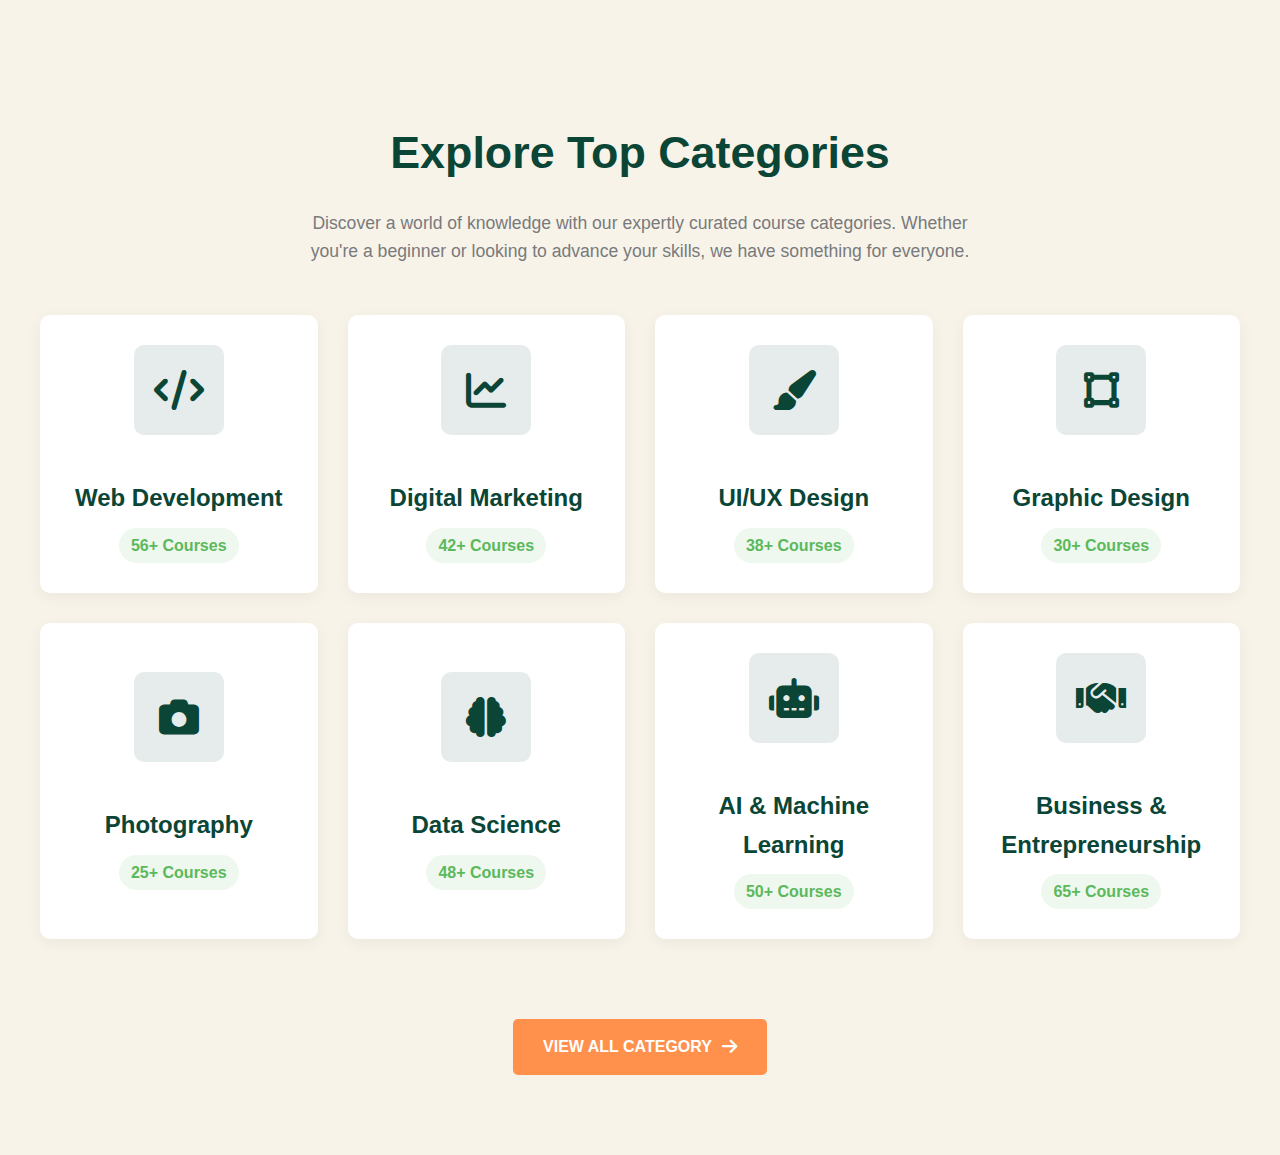
<file: assets/pages/clone2.html>
<!DOCTYPE html>
<html lang="en">
  <head>
    <meta charset="UTF-8" />
    <meta name="viewport" content="width=device-width, initial-scale=1.0" />
    <title>Online Learning - Top Categories Section</title>
    <link
      rel="stylesheet"
      href="https://cdnjs.cloudflare.com/ajax/libs/font-awesome/6.0.0-beta3/css/all.min.css"
    />
    <style>
      :root {
        --primary-color: #0a4536;
        --secondary-color: #ff914d;
        --background-color: #f8f3e9;
        --text-color: #797a7c;
        --accent-color: #fafafa;
        --card-bg-color: #ffffff; /* White for category cards */
        --category-count-color: #5cb85c; /* A distinct color for course count */
        --button-text-color: #ffffff; /* White text for the view all button */
      }

      body {
        margin: 0;
        font-family: Arial, sans-serif;
        background-color: var(--background-color);
        color: var(--text-color);
        line-height: 1.6;
      }

      .categories-section {
        padding: 80px 20px;
        text-align: center;
        background-color: var(
          --background-color
        ); /* Ensure consistent background */
      }

      .categories-section h2 {
        font-size: 2.8em;
        color: var(--primary-color); /* Primary color for heading */
        margin-bottom: 20px;
      }

      .categories-section p {
        max-width: 700px;
        margin: 0 auto 50px auto;
        font-size: 1.1em;
        color: var(--text-color);
      }

      .category-grid {
        display: grid;
        grid-template-columns: repeat(auto-fit, minmax(250px, 1fr));
        gap: 30px;
        max-width: 1200px;
        margin: 0 auto;
        padding-bottom: 50px; /* Space before the button */
      }

      .category-card {
        background-color: var(--card-bg-color);
        padding: 30px;
        border-radius: 10px;
        box-shadow: 0 4px 15px rgba(0, 0, 0, 0.05);
        display: flex;
        flex-direction: column;
        align-items: center;
        justify-content: center;
        text-align: center;
        transition: transform 0.3s ease, box-shadow 0.3s ease;
      }

      .category-card:hover {
        transform: translateY(-5px);
        box-shadow: 0 8px 25px rgba(0, 0, 0, 0.1);
      }

      .category-card .icon {
        font-size: 2.5em;
        color: var(--primary-color); /* Icon color */
        background-color: rgba(
          10,
          69,
          54,
          0.1
        ); /* Light primary background for icon */
        border-radius: 10px;
        padding: 15px;
        margin-bottom: 20px;
        display: inline-flex;
        justify-content: center;
        align-items: center;
        width: 60px; /* fixed width/height for icon container */
        height: 60px;
      }

      .category-card h3 {
        font-size: 1.5em;
        color: var(--primary-color);
        margin-bottom: 10px;
      }

      .category-card .course-count {
        font-size: 1em;
        color: var(--category-count-color); /* Green for emphasis */
        font-weight: bold;
        background-color: rgba(92, 184, 92, 0.1); /* Light green background */
        padding: 5px 12px;
        border-radius: 20px;
        display: inline-block;
      }

      .view-all-button {
        display: inline-flex;
        align-items: center;
        gap: 10px;
        padding: 15px 30px;
        background-color: var(--secondary-color);
        color: var(--button-text-color);
        text-decoration: none;
        border-radius: 5px;
        font-weight: bold;
        transition: background-color 0.3s ease, transform 0.3s ease;
        margin-top: 30px; /* Space between grid and button */
      }

      .view-all-button:hover {
        background-color: #ff7b2c; /* Slightly darker secondary on hover */
        transform: translateY(-2px);
      }

      .view-all-button i {
        font-size: 1.1em;
      }

      /* Responsive Design */
      @media (max-width: 768px) {
        .categories-section {
          padding: 60px 15px;
        }

        .categories-section h2 {
          font-size: 2.2em;
        }

        .categories-section p {
          font-size: 1em;
          margin-bottom: 40px;
        }

        .category-grid {
          grid-template-columns: repeat(auto-fit, minmax(200px, 1fr));
          gap: 20px;
        }

        .category-card {
          padding: 25px;
        }

        .category-card .icon {
          font-size: 2em;
          padding: 12px;
          width: 50px;
          height: 50px;
        }

        .category-card h3 {
          font-size: 1.3em;
        }

        .view-all-button {
          padding: 12px 25px;
          font-size: 0.9em;
        }
      }

      @media (max-width: 640px) {
        .categories-section {
          padding: 40px 15px;
        }

        .categories-section h2 {
          font-size: 1.8em;
        }

        .categories-section p {
          font-size: 0.9em;
          margin-bottom: 30px;
        }

        .category-grid {
          grid-template-columns: 1fr; /* Stack cards vertically on small screens */
          gap: 15px;
        }

        .category-card {
          padding: 20px;
        }

        .category-card .icon {
          font-size: 1.8em;
          padding: 10px;
          width: 45px;
          height: 45px;
        }

        .category-card h3 {
          font-size: 1.2em;
        }

        .view-all-button {
          width: 90%; /* Make button wider on small screens */
          justify-content: center;
          margin-left: auto;
          margin-right: auto;
        }
      }
    </style>
  </head>
  <body>
    <section class="categories-section">
      <h2>Explore Top Categories</h2>
      <p>
        Discover a world of knowledge with our expertly curated course
        categories. Whether you're a beginner or looking to advance your skills,
        we have something for everyone.
      </p>

      <div class="category-grid">
        <div class="category-card">
          <div class="icon"><i class="fas fa-code"></i></div>
          <h3>Web Development</h3>
          <span class="course-count">56+ Courses</span>
        </div>
        <div class="category-card">
          <div class="icon"><i class="fas fa-chart-line"></i></div>
          <h3>Digital Marketing</h3>
          <span class="course-count">42+ Courses</span>
        </div>
        <div class="category-card">
          <div class="icon"><i class="fas fa-paint-brush"></i></div>
          <h3>UI/UX Design</h3>
          <span class="course-count">38+ Courses</span>
        </div>
        <div class="category-card">
          <div class="icon"><i class="fas fa-vector-square"></i></div>
          <h3>Graphic Design</h3>
          <span class="course-count">30+ Courses</span>
        </div>
        <div class="category-card">
          <div class="icon"><i class="fas fa-camera"></i></div>
          <h3>Photography</h3>
          <span class="course-count">25+ Courses</span>
        </div>
        <div class="category-card">
          <div class="icon"><i class="fas fa-brain"></i></div>
          <h3>Data Science</h3>
          <span class="course-count">48+ Courses</span>
        </div>
        <div class="category-card">
          <div class="icon"><i class="fas fa-robot"></i></div>
          <h3>AI & Machine Learning</h3>
          <span class="course-count">50+ Courses</span>
        </div>
        <div class="category-card">
          <div class="icon"><i class="fas fa-handshake"></i></div>
          <h3>Business & Entrepreneurship</h3>
          <span class="course-count">65+ Courses</span>
        </div>
      </div>

      <a href="#" class="view-all-button">
        VIEW ALL CATEGORY <i class="fas fa-arrow-right"></i>
      </a>
    </section>
  </body>
</html>
</file>
